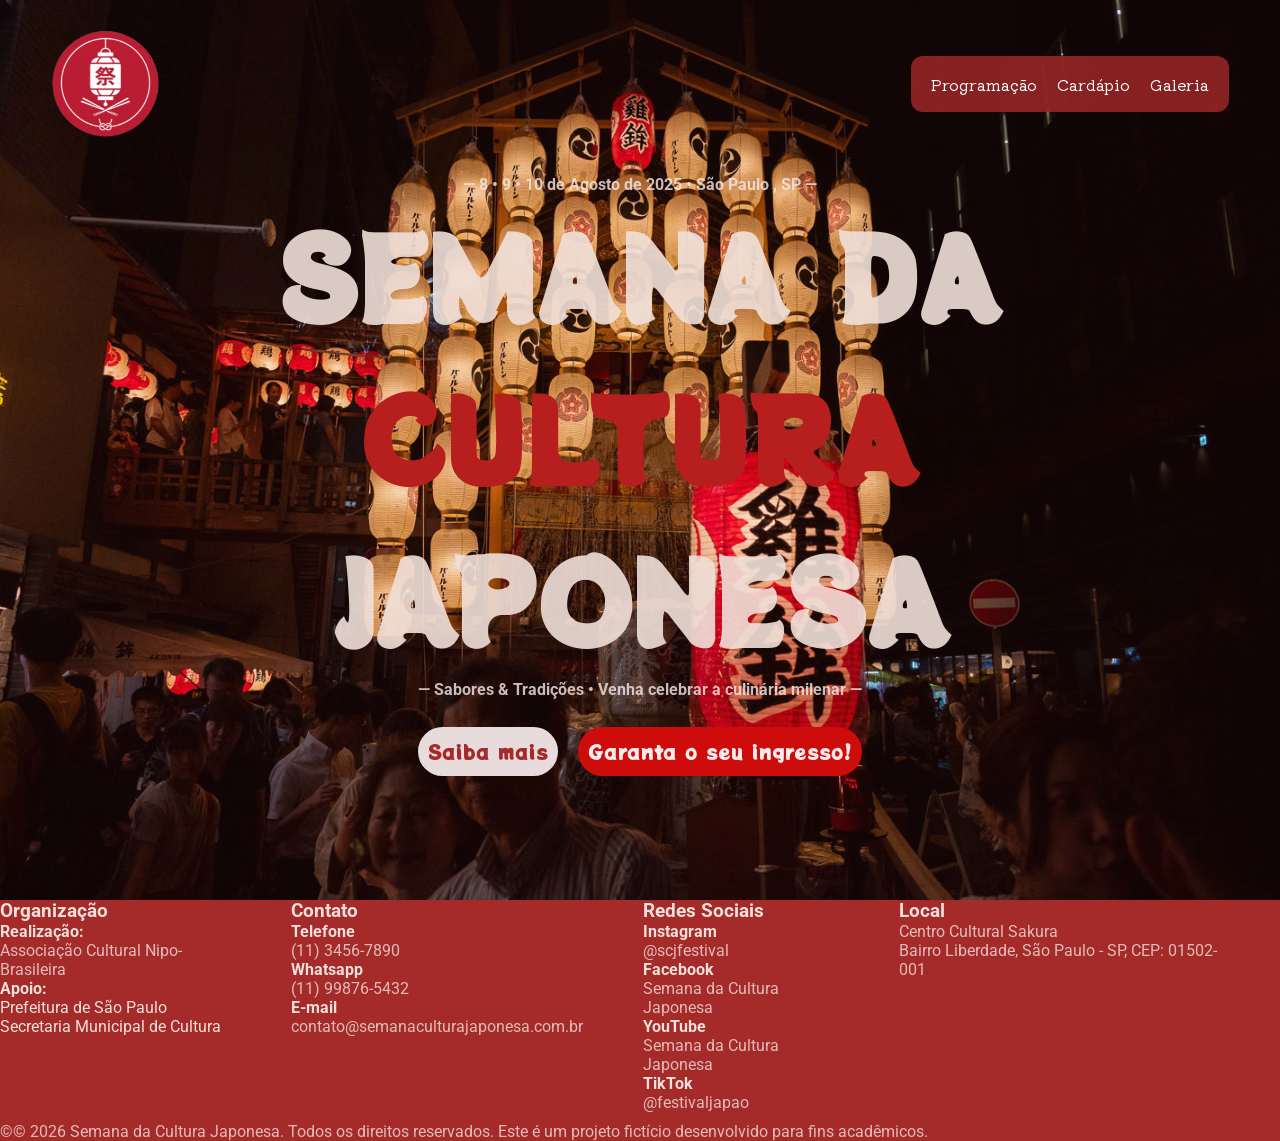
<file: index.html>
<!DOCTYPE html>
<html lang="pt-br">

<head>
    <meta charset="UTF-8">
    <meta name="viewport" content="width=device-width, initial-scale=1.0">
    <meta name="description" content="Landing page do evento Semana da Cultura Japonesa.">
    <title>Cardápio Completo</title>
    <link rel="stylesheet" href="css/style.css">
    <link rel="preconnect" href="https://fonts.googleapis.com">
    <link rel="preconnect" href="https://fonts.gstatic.com" crossorigin>
    <link
        href="https://fonts.googleapis.com/css2?family=Potta+One&family=Roboto:ital,wght@0,100..900;1,100..900&display=swap"
        rel="stylesheet">
    <link rel="preconnect" href="https://fonts.googleapis.com">
    <link rel="preconnect" href="https://fonts.gstatic.com" crossorigin>
    <link
        href="https://fonts.googleapis.com/css2?family=Kiwi+Maru&family=Potta+One&family=Roboto:ital,wght@0,100..900;1,100..900&display=swap"
        rel="stylesheet">

</head>

<body>

    <header id="header">

        <a href="index.html">
            <img src="imgs/logo2.png" alt="Logo do Festival" class="menu_logo" id="logo">
        </a>


        <nav class="menu_nav">
            <ul>
                <li><a href="programacao.html">Programação</a></li>
                <li><a href="cardapio.html">Cardápio</a></li>
                <li><a href="galeria.html">Galeria</a></li>
            </ul>
        </nav>


    </header>


    <main>

        <section id="home">


            <div class="conteudoHome">

                <p> &mdash; 8 &#8226; 9 &#8226; 10 de Agosto de 2025 &#8226; São Paulo , SP &mdash;</p>

                <h1>SEMANA DA <br><span style="color:rgb(185, 30, 30)">CULTURA</span> <br> JAPONESA</h1>

                <p>&mdash; Sabores & Tradições &#8226; Venha celebrar a culinária milenar &mdash;</p>

            </div>

            <div class="divBotoesHome">
                <a href="about.html">
                    <button class="btn_sobre">
                        Saiba mais
                    </button>
                </a>



                <a href="ingressos.html">
                    <button class="btn_ingressos">
                        Garanta o seu ingresso!
                    </button>
                </a>



            </div>

        </section>



        <!-- <section id="cardapio">
            <h2 class="tituloSecao">cardápio</h2>
            <h3>Sinta a energia e o sabor de um autêntico festival japonês.</h3>

            <div class="divCardapio">
                <div class="divCardComida">

                    <figure>
                        <img src="imgs/galeria10.jpg" class="fotoComida" alt="">
                    </figure>


                    <div class="divConteudoCard">
                        <h2>Shio Lámen</h2>
                        <p class="descComida">Caldo claro com fatia de chashu e ovo</p>
                        <p class="valorComida">R$65.00</p>
                    </div>

                </div>

                <div class="divCardComida">

                    <figure>
                        <img src="imgs/comida1.jpg" class="fotoComida" alt="">
                    </figure>


                    <div class="divConteudoCard">
                        <h2>Combinado Premium</h2>
                        <p class="descComida">Seleção variada de sushis e niguiris</p>
                        <p class="valorComida">R$125.00</p>
                    </div>

                </div>

                <div class="divCardComida">

                    <figure>
                        <img src="imgs/comida3.jpg" class="fotoComida" alt="">
                    </figure>


                    <div class="divConteudoCard">
                        <h2>Takoyaki Clássico</h2>
                        <p class="descComida">13 unidades/porção petisco</p>
                        <p class="valorComida">R$55.00</p>
                    </div>



                </div>




            </div>

            

            <a href="cardapio.html">

                <button class="btn_cardapio">
                    Cardápio Completo
                </button>

            </a>


        </section> -->






    </main>

    <footer>

        <div class="divConteudoFooter">


            <div class="colunaFooter">
                <h3>Organização</h3>
                <h4>Realização:</h4>
                <p>Associação Cultural Nipo-Brasileira</p>
                <h4>Apoio:</h4>
                <ul>
                    <li>Prefeitura de São Paulo</li>
                    <li>Secretaria Municipal de Cultura</li>
                </ul>


            </div>

            <div class="colunaFooter">
                <h3>Contato</h3>
                <h4>Telefone</h4>
                <p>(11) 3456-7890</p>
                <h4>Whatsapp</h4>
                <p>(11) 99876-5432</p>
                <h4>E-mail</h4>
                <p>contato@semanaculturajaponesa.com.br</p>

            </div>



            <div class="colunaFooter">
                <h3>Redes Sociais</h3>
                <h4>Instagram</h4>
                <p>@scjfestival</p>
                <h4>Facebook</h4>
                <p>Semana da Cultura Japonesa</p>
                <h4>YouTube</h4>
                <p>Semana da Cultura Japonesa</p>
                <h4>TikTok</h4>
                <p>@festivaljapao</p>
            </div>

            <div class="colunaFooter">
                <h3>Local</h3>

                <p>Centro Cultural Sakura</p>

                <p>Bairro Liberdade, São Paulo - SP, CEP: 01502-001</p>

            </div>
        </div>



        <p>&copy;© 2026 Semana da Cultura Japonesa.
            Todos os direitos reservados.

            Este é um projeto fictício desenvolvido para fins acadêmicos.</p>

    </footer>

</body>

</html>
</file>
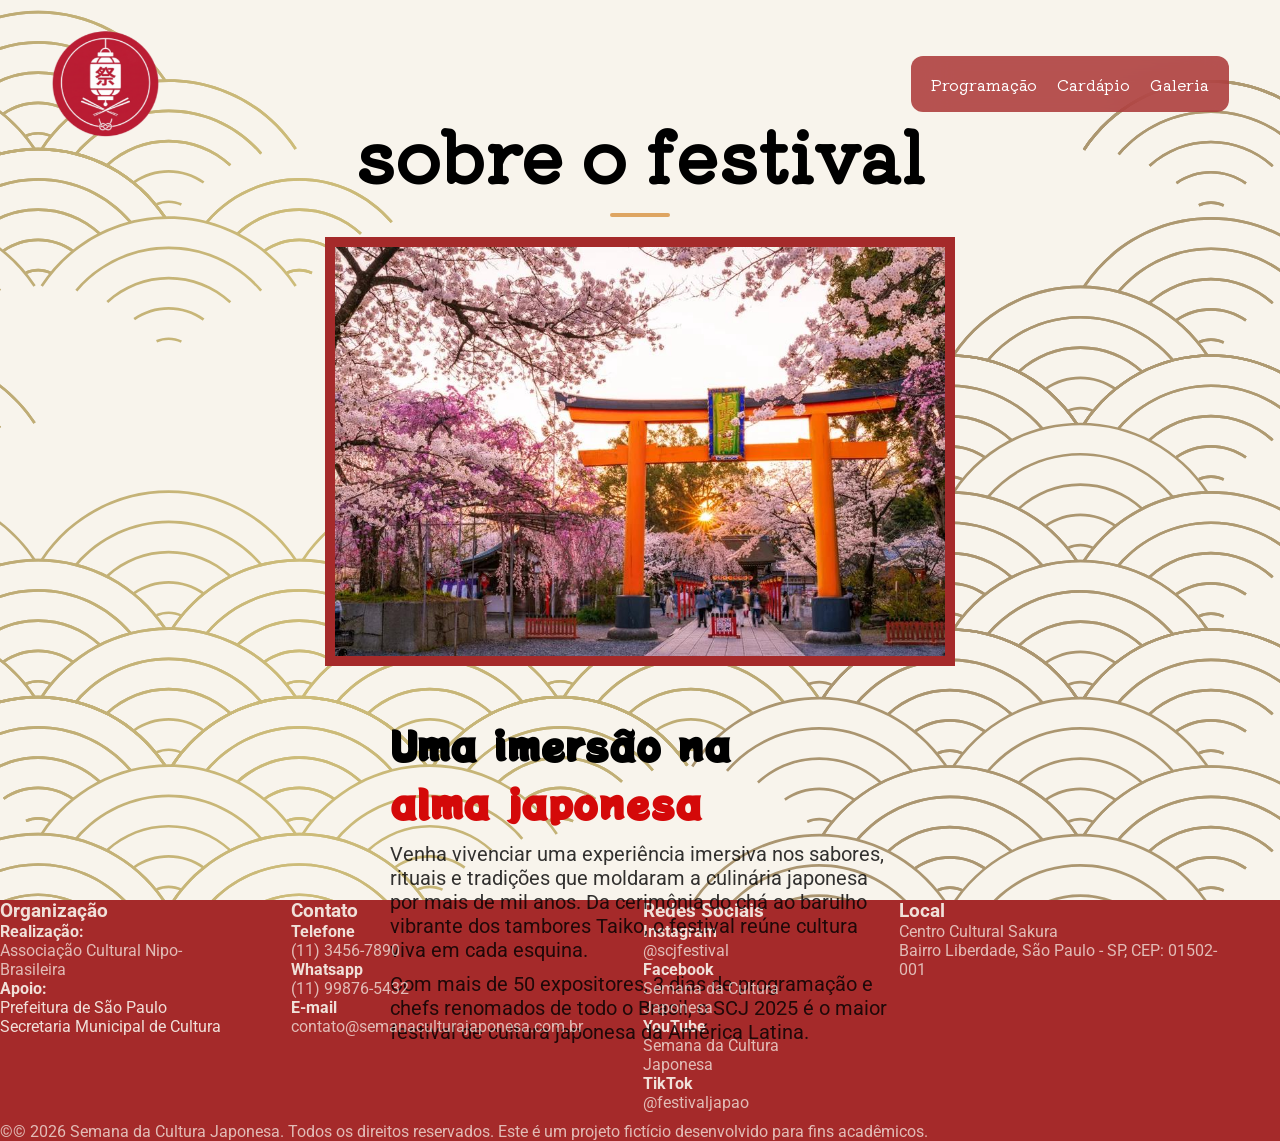
<file: about.html>
<!DOCTYPE html>
<html lang="pt-br">

<head>
  <meta charset="UTF-8">
  <meta name="viewport" content="width=device-width, initial-scale=1.0">
  <meta name="description" content="Landing page do evento Semana da Cultura Japonesa.">
  <title>Cardápio Completo</title>
  <link rel="stylesheet" href="css/style.css">
  <link rel="preconnect" href="https://fonts.googleapis.com">
  <link rel="preconnect" href="https://fonts.gstatic.com" crossorigin>
  <link
    href="https://fonts.googleapis.com/css2?family=Potta+One&family=Roboto:ital,wght@0,100..900;1,100..900&display=swap"
    rel="stylesheet">
  <link rel="preconnect" href="https://fonts.googleapis.com">
  <link rel="preconnect" href="https://fonts.gstatic.com" crossorigin>
  <link
    href="https://fonts.googleapis.com/css2?family=Kiwi+Maru&family=Potta+One&family=Roboto:ital,wght@0,100..900;1,100..900&display=swap"
    rel="stylesheet">

</head>

<body>

  <header id="header">

    <a href="index.html">
      <img src="imgs/logo2.png" alt="Logo do Festival" class="menu_logo" id="logo">
    </a>


    <nav class="menu_nav">
      <ul>
        <li><a href="programacao.html">Programação</a></li>
        <li><a href="cardapio.html">Cardápio</a></li>
        <li><a href="galeria.html">Galeria</a></li>
      </ul>
    </nav>


  </header>


  <main>

    <section id="sobre">

      <h2 class="tituloSecao">sobre o festival</h2>
      <div class="divConteudoSobre">

        <img src="imgs/banner3.jpg" class="fotoSobre"
          alt="Tradicional portão Torii laranja cercado por cerejeiras floridas em tons de rosa, com visitantes caminhando sob a estrutura ao pôr do sol.">


        <div class="conteudoSobre">
          <h2>Uma imersão na <span style="color:rgb(212, 9, 9);">alma japonesa</span>
          </h2>
          <p>Venha vivenciar uma experiência imersiva nos sabores, rituais e tradições que moldaram a
            culinária japonesa por mais de mil anos. Da cerimônia do chá ao barulho vibrante dos tambores
            Taiko, o festival reúne cultura viva em cada esquina.</p>

          <p>Com mais de 50 expositores, 3 dias de programação e chefs renomados de todo o Brasil, o SCJ 2025
            é o maior festival de cultura japonesa da América Latina.</p>

        </div>
      </div>



    </section>

  </main>

  <footer>

    <div class="divConteudoFooter">


      <div class="colunaFooter">
        <h3>Organização</h3>
        <h4>Realização:</h4>
        <p>Associação Cultural Nipo-Brasileira</p>
        <h4>Apoio:</h4>
        <ul>
          <li>Prefeitura de São Paulo</li>
          <li>Secretaria Municipal de Cultura</li>
        </ul>


      </div>

      <div class="colunaFooter">
        <h3>Contato</h3>
        <h4>Telefone</h4>
        <p>(11) 3456-7890</p>
        <h4>Whatsapp</h4>
        <p>(11) 99876-5432</p>
        <h4>E-mail</h4>
        <p>contato@semanaculturajaponesa.com.br</p>

      </div>



      <div class="colunaFooter">
        <h3>Redes Sociais</h3>
        <h4>Instagram</h4>
        <p>@scjfestival</p>
        <h4>Facebook</h4>
        <p>Semana da Cultura Japonesa</p>
        <h4>YouTube</h4>
        <p>Semana da Cultura Japonesa</p>
        <h4>TikTok</h4>
        <p>@festivaljapao</p>
      </div>

      <div class="colunaFooter">
        <h3>Local</h3>

        <p>Centro Cultural Sakura</p>

        <p>Bairro Liberdade, São Paulo - SP, CEP: 01502-001</p>

      </div>
    </div>



    <p>&copy;© 2026 Semana da Cultura Japonesa.
      Todos os direitos reservados.

      Este é um projeto fictício desenvolvido para fins acadêmicos.</p>

  </footer>

</body>

</html>
</file>
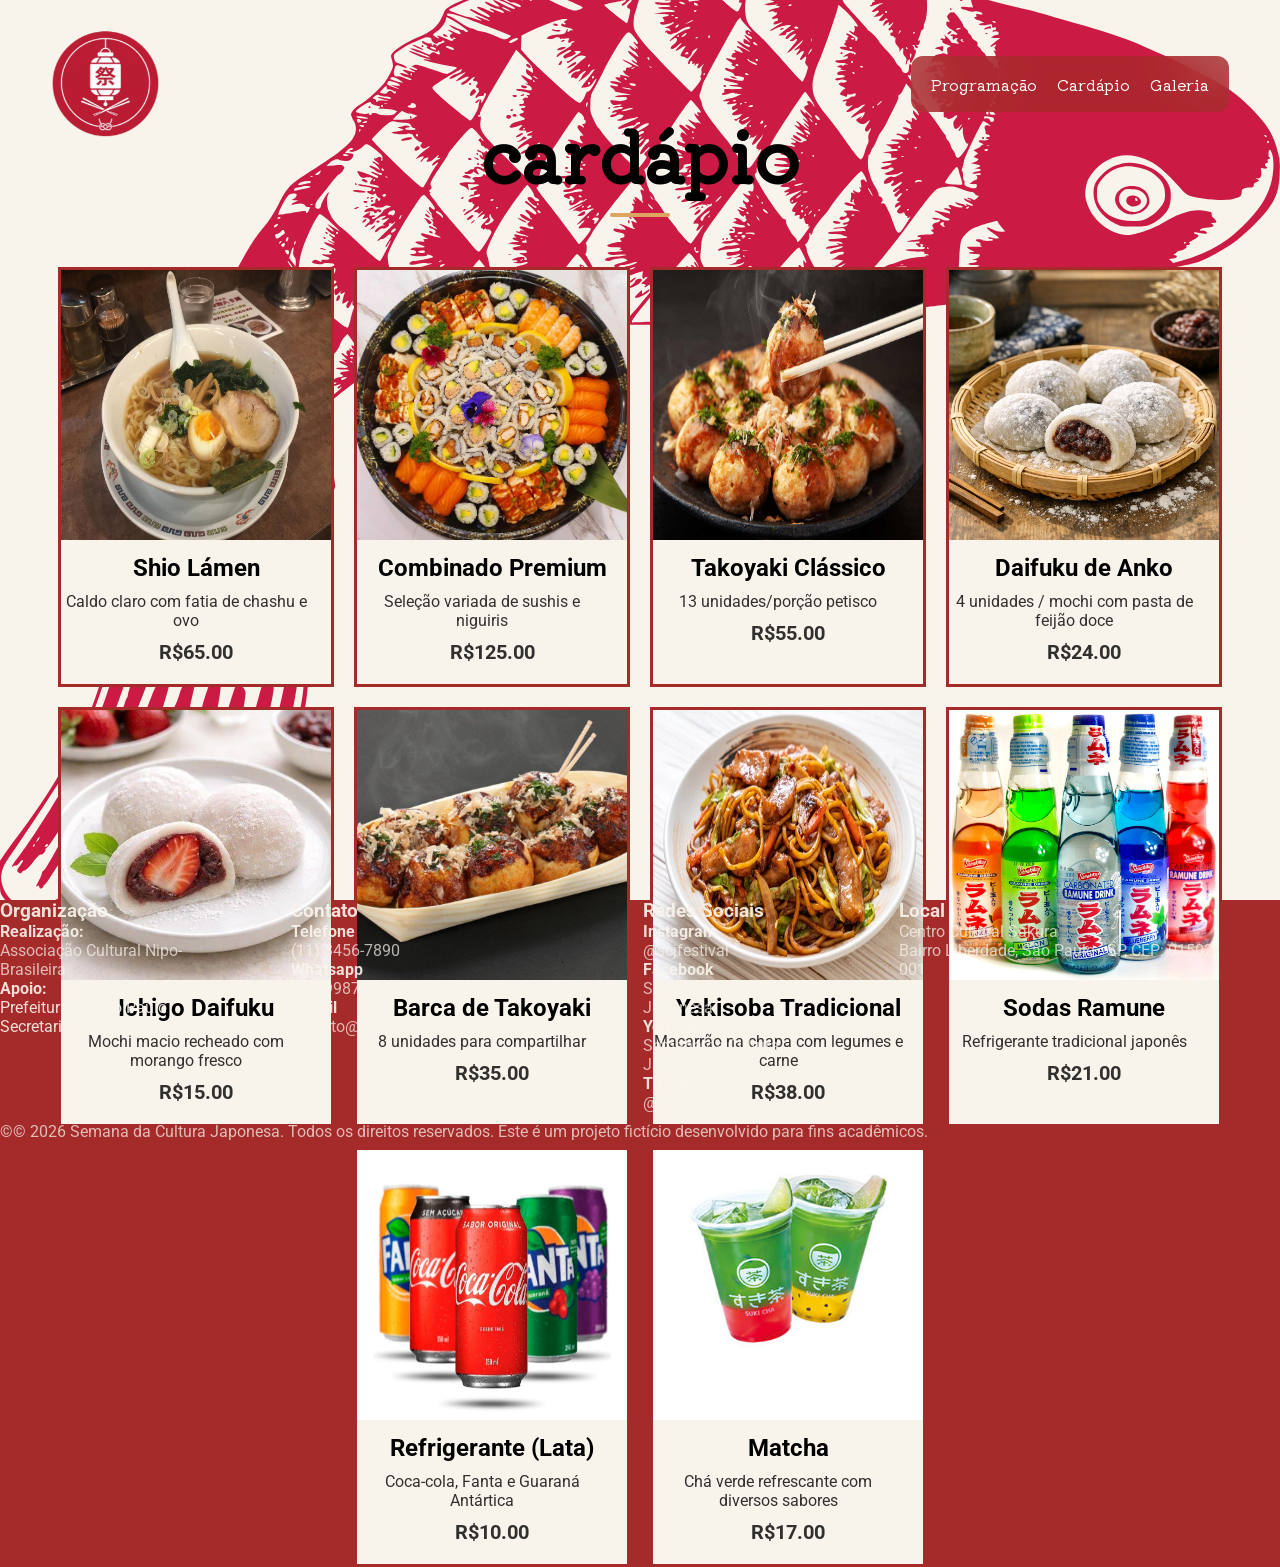
<file: cardapio.html>
<!DOCTYPE html>
<html lang="pt-br">

<head>
    <meta charset="UTF-8">
    <meta name="viewport" content="width=device-width, initial-scale=1.0">
    <title>Semana da cultura japonesa</title>
    <link rel="stylesheet" href="css/style.css">
    <link rel="preconnect" href="https://fonts.googleapis.com">
    <link rel="preconnect" href="https://fonts.gstatic.com" crossorigin>
    <link
        href="https://fonts.googleapis.com/css2?family=Potta+One&family=Roboto:ital,wght@0,100..900;1,100..900&display=swap"
        rel="stylesheet">
    <link rel="preconnect" href="https://fonts.googleapis.com">
    <link rel="preconnect" href="https://fonts.gstatic.com" crossorigin>
    <link
        href="https://fonts.googleapis.com/css2?family=Kiwi+Maru&family=Potta+One&family=Roboto:ital,wght@0,100..900;1,100..900&display=swap"
        rel="stylesheet">

</head>

<body>

    <header id="header">

        <a href="index.html#home">
            <img src="imgs/logo2.png" alt="Logo do Festival" class="menu_logo" id="logo">
        </a>


        <nav class="menu_nav">
            <ul>
                <li><a href="index.html#programacao">Programação</a></li>
                <li><a href="index.html#cardapio">Cardápio</a></li>
                <li><a href="index.html#galeria">Galeria</a></li>
            </ul>
        </nav>


    </header>


    <main>

        <section id="cardapio">
            <h2 class="tituloSecao">cardápio</h2>


            <!-- <div>
                <h3>Item do Cardápio</h3>
                <p>Yakisoba</p>
                <p>Onigiri</p>
                <p>Sushi Misto, Futomaki e Inarizushi</p>
                <p>Sashimi de Atum e Salmão</p>
                <p>Hot Filadélfia</p>
                <p>Gyoza</p>
                <p>Frango a Passarinho à Moda Japonesa</p>
                <p>Tempurá</p>
                <p>Takoyaki</p>
                <p>Refrigerantes</p>
            </div>
            <div>
                <h3>Descrição/ Quantidade</h3>
                <p>Porção individual (carne, frango ou misto)</p>
                <p>1 unidade (recheio tradicional como atum ou salmão)</p>
                <p>6 peças</p>
                <p>8 peças(fatias variadas ou mistas)</p>
                <p>8 peças</p>
                <p>5 unidades(frito ou no vapor)</p>
                <p>6 unidades/porção petisco</p>
                <p>3 unidades (camarão e/ou legumes)</p>
                <p>Porção (geralmente 6 unidades)</p>
                <p>Lata (350ml)</p>
            </div>
            <div>
                <h3>Preço</h3>
                <p>Yakisoba</p>
                <p>Onigiri</p>
                <p>Sushi Misto, Futomaki e Inarizushi (6 peças)</p>
                <p>Sashimi de Atum e Salmão (8 peças)</p>
                <p>Hot Filadélfia (8 peças)</p>
                <p>Gyoza (5 unidades)</p>
                <p>Frango a Passarinho à Moda Japonesa (6 unidades)</p>
                <p>Tempurá (3 unidades)</p>
                <p>Takoyaki</p>
                <p>Refrigerantes</p> -->

            <div class="divCardapio">
                <div class="divCardapio">
                    <div class="divCardComida">

                        <figure>
                            <img src="imgs/galeria10.jpg" class="fotoComida" alt="">
                        </figure>


                        <div class="divConteudoCard">
                            <h2>Shio Lámen</h2>
                            <p class="descComida">Caldo claro com fatia de chashu e ovo</p>
                            <p class="valorComida">R$65.00</p>
                        </div>

                    </div>

                    <div class="divCardComida">

                        <figure>
                            <img src="imgs/comida1.jpg" class="fotoComida" alt="">
                        </figure>


                        <div class="divConteudoCard">
                            <h2>Combinado Premium</h2>
                            <p class="descComida">Seleção variada de sushis e niguiris</p>
                            <p class="valorComida">R$125.00</p>
                        </div>

                    </div>

                    <div class="divCardComida">

                        <figure>
                            <img src="imgs/comida3.jpg" class="fotoComida" alt="">
                        </figure>


                        <div class="divConteudoCard">
                            <h2>Takoyaki Clássico</h2>
                            <p class="descComida">13 unidades/porção petisco</p>
                            <p class="valorComida">R$55.00</p>
                        </div>



                    </div>

                    <div class="divCardComida">

                        <figure>
                            <img src="imgs/comida4.jpg" class="fotoComida" alt="">
                        </figure>


                        <div class="divConteudoCard">
                            <h2>Daifuku de Anko</h2>
                            <p class="descComida">4 unidades / mochi com pasta de feijão doce</p>
                            <p class="valorComida">R$24.00</p>
                        </div>

                    </div>

                    <div class="divCardComida">

                        <figure>
                            <img src="imgs/comida5.jpg" class="fotoComida" alt="">
                        </figure>


                        <div class="divConteudoCard">
                            <h2>Ichigo Daifuku</h2>
                            <p class="descComida">Mochi macio recheado com morango fresco</p>
                            <p class="valorComida">R$15.00</p>
                        </div>

                    </div>

                    <div class="divCardComida">

                        <figure>
                            <img src="imgs/comida6.jpg" class="fotoComida" alt="">
                        </figure>


                        <div class="divConteudoCard">
                            <h2>Barca de Takoyaki</h2>
                            <p class="descComida">8 unidades para compartilhar</p>
                            <p class="valorComida">R$35.00</p>
                        </div>

                    </div>

                    <div class="divCardComida">

                        <figure>
                            <img src="imgs/comida7.jpg" class="fotoComida" alt="">
                        </figure>


                        <div class="divConteudoCard">
                            <h2>Yakisoba Tradicional</h2>
                            <p class="descComida">Macarrão na chapa com legumes e carne</p>
                            <p class="valorComida">R$38.00</p>
                        </div>

                    </div>

                    <div class="divCardComida">

                        <figure>
                            <img src="imgs/bebida1.jpg" class="fotoComida" alt="">
                        </figure>


                        <div class="divConteudoCard">
                            <h2>Sodas Ramune</h2>
                            <p class="descComida">Refrigerante tradicional japonês</p>
                            <p class="valorComida">R$21.00</p>
                        </div>

                    </div>

                    <div class="divCardComida">

                        <figure>
                            <img src="imgs/bebida2.jpg" class="fotoComida" alt="">
                        </figure>



                        <div class="divConteudoCard">
                            <h2>Refrigerante (Lata)</h2>
                            <p class="descComida">Coca-cola, Fanta e Guaraná Antártica</p>
                            <p class="valorComida">R$10.00</p>
                        </div>

                    </div>

                    <div class="divCardComida">

                        <figure>
                            <img src="imgs/bebida3.jpg" class="fotoComida" alt="">
                        </figure>



                        <div class="divConteudoCard">
                            <h2>Matcha</h2>
                            <p class="descComida">Chá verde refrescante com diversos sabores</p>
                            <p class="valorComida">R$17.00</p>
                        </div>

                    </div>
                </div>

            </div>
        </section>

    </main>

    <footer>

        <div class="divConteudoFooter">


            <div class="colunaFooter">
                <h3>Organização</h3>
                <h4>Realização:</h4>
                <p>Associação Cultural Nipo-Brasileira</p>
                <h4>Apoio:</h4>
                <ul>
                    <li>Prefeitura de São Paulo</li>
                    <li>Secretaria Municipal de Cultura</li>
                </ul>


            </div>

            <div class="colunaFooter">
                <h3>Contato</h3>
                <h4>Telefone</h4>
                <p>(11) 3456-7890</p>
                <h4>Whatsapp</h4>
                <p>(11) 99876-5432</p>
                <h4>E-mail</h4>
                <p>contato@semanaculturajaponesa.com.br</p>

            </div>



            <div class="colunaFooter">
                <h3>Redes Sociais</h3>
                <h4>Instagram</h4>
                <p>@scjfestival</p>
                <h4>Facebook</h4>
                <p>Semana da Cultura Japonesa</p>
                <h4>YouTube</h4>
                <p>Semana da Cultura Japonesa</p>
                <h4>TikTok</h4>
                <p>@festivaljapao</p>
            </div>

            <div class="colunaFooter">
                <h3>Local</h3>

                <p>Centro Cultural Sakura</p>

                <p>Bairro Liberdade, São Paulo - SP, CEP: 01502-001</p>

            </div>
        </div>



        <p>&copy;© 2026 Semana da Cultura Japonesa.
            Todos os direitos reservados.

            Este é um projeto fictício desenvolvido para fins acadêmicos.</p>

    </footer>

</body>

</html>
</file>
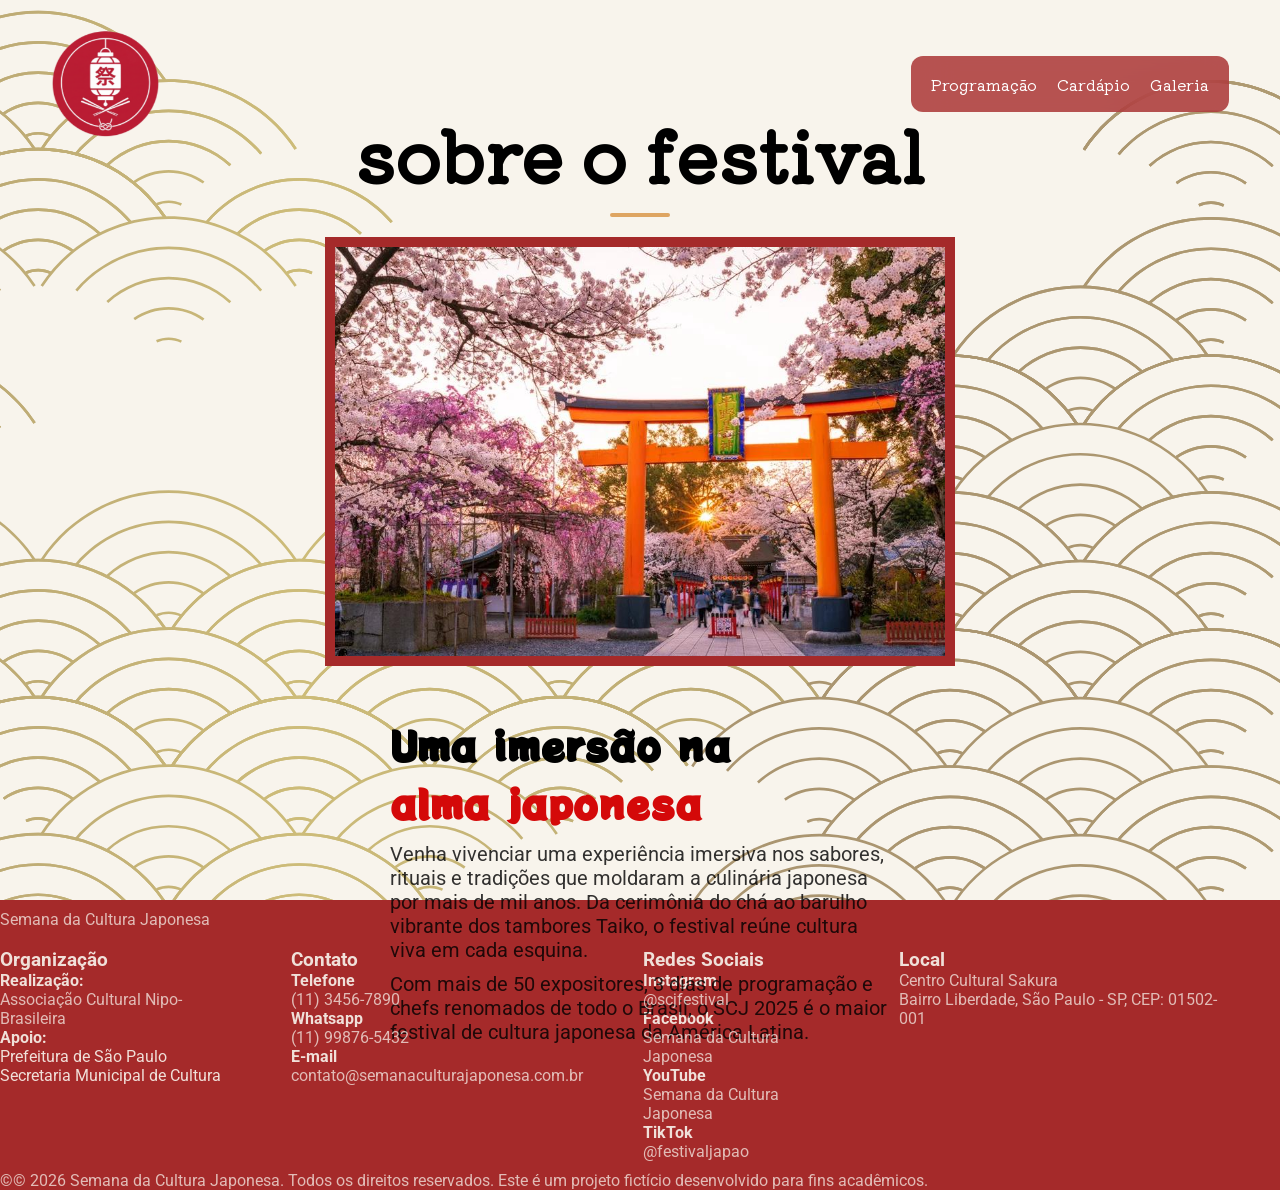
<file: contato.html>
<!DOCTYPE html>
<html lang="pt-br">

<head>
  <meta charset="UTF-8">
  <meta name="viewport" content="width=device-width, initial-scale=1.0">
  <meta name="description" content="Landing page do evento Semana da Cultura Japonesa.">
  <title>Cardápio Completo</title>
  <link rel="stylesheet" href="css/style.css">
  <link rel="preconnect" href="https://fonts.googleapis.com">
  <link rel="preconnect" href="https://fonts.gstatic.com" crossorigin>
  <link
    href="https://fonts.googleapis.com/css2?family=Potta+One&family=Roboto:ital,wght@0,100..900;1,100..900&display=swap"
    rel="stylesheet">
  <link rel="preconnect" href="https://fonts.googleapis.com">
  <link rel="preconnect" href="https://fonts.gstatic.com" crossorigin>
  <link
    href="https://fonts.googleapis.com/css2?family=Kiwi+Maru&family=Potta+One&family=Roboto:ital,wght@0,100..900;1,100..900&display=swap"
    rel="stylesheet">

</head>

<body>

  <header id="header">

    <a href="index.html">
      <img src="imgs/logo2.png" alt="Logo do Festival" class="menu_logo" id="logo">
    </a>


    <nav class="menu_nav">
      <ul>
        <li><a href="programacao.html">Programação</a></li>
        <li><a href="cardapio.html">Cardápio</a></li>
        <li><a href="galeria.html">Galeria</a></li>
      </ul>
    </nav>


  </header>


  <main>

    <section id="sobre">

      <h2 class="tituloSecao">sobre o festival</h2>
      <div class="divConteudoSobre">

        <img src="imgs/banner3.jpg" class="fotoSobre"
          alt="Tradicional portão Torii laranja cercado por cerejeiras floridas em tons de rosa, com visitantes caminhando sob a estrutura ao pôr do sol.">


        <div class="conteudoSobre">
          <h2>Uma imersão na <span style="color:rgb(212, 9, 9);">alma japonesa</span>
          </h2>
          <p>Venha vivenciar uma experiência imersiva nos sabores, rituais e tradições que moldaram a
            culinária japonesa por mais de mil anos. Da cerimônia do chá ao barulho vibrante dos tambores
            Taiko, o festival reúne cultura viva em cada esquina.</p>

          <p>Com mais de 50 expositores, 3 dias de programação e chefs renomados de todo o Brasil, o SCJ 2025
            é o maior festival de cultura japonesa da América Latina.</p>

        </div>
      </div>



    </section>

  </main>

  <footer>
    <p class="tituloFooter">Semana da Cultura Japonesa</p>

    <div class="divConteudoFooter">


      <div class="colunaFooter">
        <h3>Organização</h3>
        <h4>Realização:</h4>
        <p>Associação Cultural Nipo-Brasileira</p>
        <h4>Apoio:</h4>
        <ul>
          <li>Prefeitura de São Paulo</li>
          <li>Secretaria Municipal de Cultura</li>
        </ul>


      </div>

      <div class="colunaFooter">
        <h3>Contato</h3>
        <h4>Telefone</h4>
        <p>(11) 3456-7890</p>
        <h4>Whatsapp</h4>
        <p>(11) 99876-5432</p>
        <h4>E-mail</h4>
        <p>contato@semanaculturajaponesa.com.br</p>

      </div>



      <div class="colunaFooter">
        <h3>Redes Sociais</h3>
        <h4>Instagram</h4>
        <p>@scjfestival</p>
        <h4>Facebook</h4>
        <p>Semana da Cultura Japonesa</p>
        <h4>YouTube</h4>
        <p>Semana da Cultura Japonesa</p>
        <h4>TikTok</h4>
        <p>@festivaljapao</p>
      </div>

      <div class="colunaFooter">
        <h3>Local</h3>

        <p>Centro Cultural Sakura</p>

        <p>Bairro Liberdade, São Paulo - SP, CEP: 01502-001</p>

      </div>
    </div>



    <p>&copy;© 2026 Semana da Cultura Japonesa.
      Todos os direitos reservados.

      Este é um projeto fictício desenvolvido para fins acadêmicos.</p>

  </footer>

</body>

</html>
</file>
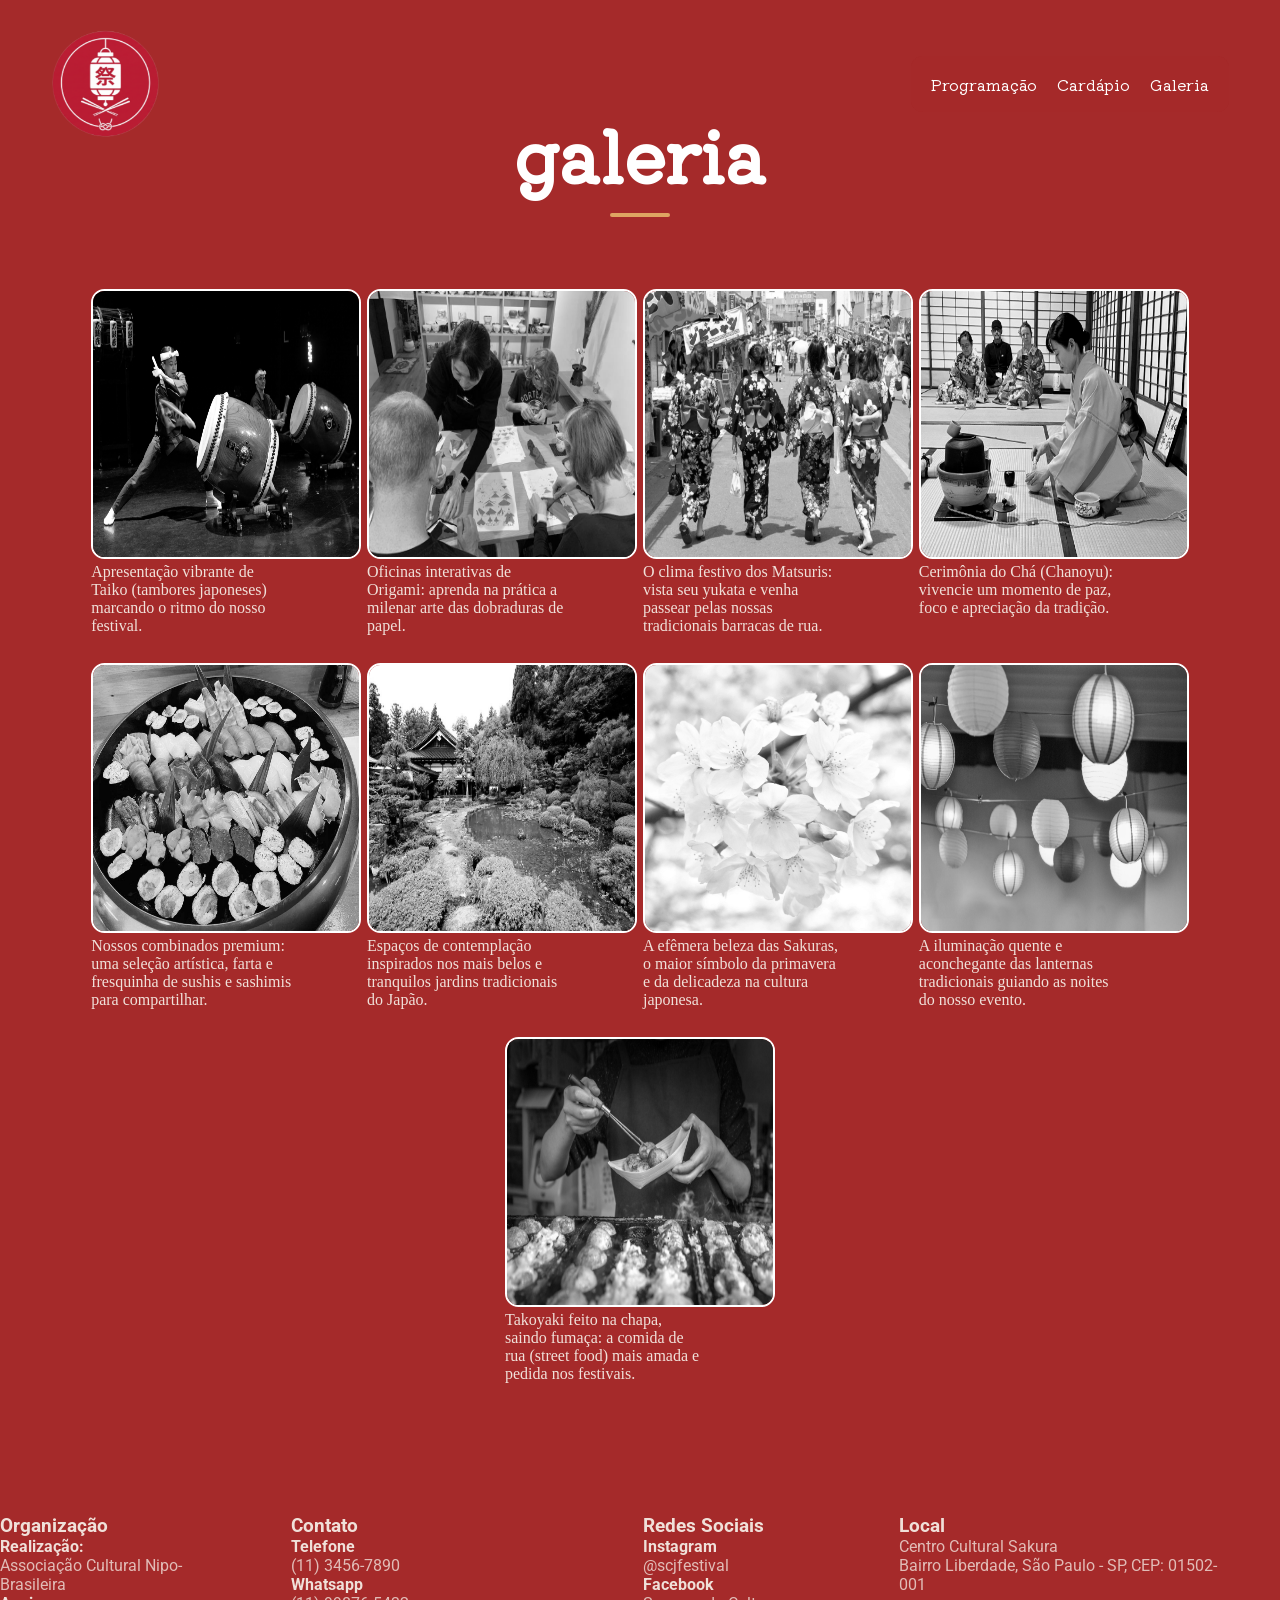
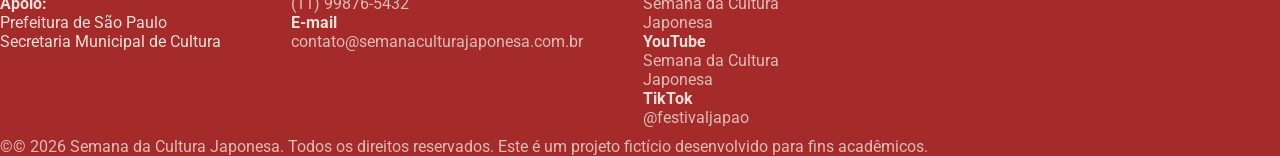
<file: galeria.html>
<!DOCTYPE html>
<html lang="pt-br">

<head>
  <meta charset="UTF-8">
  <meta name="viewport" content="width=device-width, initial-scale=1.0">
  <meta name="description" content="Landing page do evento Semana da Cultura Japonesa.">
  <title>Cardápio Completo</title>
  <link rel="stylesheet" href="css/style.css">
  <link rel="preconnect" href="https://fonts.googleapis.com">
  <link rel="preconnect" href="https://fonts.gstatic.com" crossorigin>
  <link
    href="https://fonts.googleapis.com/css2?family=Potta+One&family=Roboto:ital,wght@0,100..900;1,100..900&display=swap"
    rel="stylesheet">
  <link rel="preconnect" href="https://fonts.googleapis.com">
  <link rel="preconnect" href="https://fonts.gstatic.com" crossorigin>
  <link
    href="https://fonts.googleapis.com/css2?family=Kiwi+Maru&family=Potta+One&family=Roboto:ital,wght@0,100..900;1,100..900&display=swap"
    rel="stylesheet">

</head>

<body>

  <header id="header">

    <a href="index.html">
      <img src="imgs/logo2.png" alt="Logo do Festival" class="menu_logo" id="logo">
    </a>


    <nav class="menu_nav">
      <ul>
        <li><a href="programacao.html">Programação</a></li>
        <li><a href="cardapio.html">Cardápio</a></li>
        <li><a href="galeria.html">Galeria</a></li>
      </ul>
    </nav>


  </header>


  <main>

    <section id="galeria">
      <h2 class="tituloSecao">galeria</h2>

      <div class="divGaleria">
        <div class="divFotosGaleria">


          <figure>
            <img src="imgs/galeria1.jpg" class="fotoGaleria"
              alt="Uma mulher com faixa branca na cabeça e traje tradicional azul e vermelho tocando intensamente um grande tambor japonês (taiko) no palco, com outro músico ao fundo.">
            <figcaption>Apresentação vibrante de Taiko (tambores japoneses) marcando o ritmo do nosso
              festival.</figcaption>
          </figure>

          <figure>
            <img src="imgs/galeria2.jpg" class="fotoGaleria"
              alt="Um grupo de pessoas sentadas ao redor de uma mesa de madeira aprendendo a dobrar origami com uma instrutora japonesa, utilizando papéis coloridos e diagramas impressos.">
            <figcaption>Oficinas interativas de Origami: aprenda na prática a milenar arte das dobraduras de
              papel.</figcaption>
          </figure>

          <figure>
            <img src="imgs/galeria3.jpg" class="fotoGaleria"
              alt="Quatro mulheres de costas caminhando juntas vestindo yukatas florais coloridos com laços grandes, passeando por uma rua movimentada repleta de barracas de um festival de verão.">
            <figcaption>O clima festivo dos Matsuris: vista seu yukata e venha passear pelas nossas
              tradicionais barracas de rua.</figcaption>
          </figure>

          <figure>
            <img src="imgs/galeria4.jpg" class="fotoGaleria"
              alt="Uma mulher japonesa vestindo um quimono azul claro preparando chá matcha (Cerimônia do Chá) ajoelhada sobre um tatame, enquanto um pequeno grupo de espectadores observa atentamente.">
            <figcaption>Cerimônia do Chá (Chanoyu): vivencie um momento de paz, foco e apreciação da
              tradição.</figcaption>
          </figure>

          <figure>
            <img src="imgs/programacao3.jpg" class="fotoGaleria"
              alt="Uma grande travessa redonda e laqueada repleta de uma farta e variada seleção de sushis coloridos, fatias frescas de sashimi, niguiris e uramakis decorados com folhas.">
            <figcaption>Nossos combinados premium: uma seleção artística, farta e fresquinha de sushis e
              sashimis para compartilhar.</figcaption>
          </figure>

          <figure>
            <img src="imgs/galeria6.jpg" class="fotoGaleria"
              alt="Um sereno e verdejante jardim tradicional japonês com um lago raso, pedras de passagem, arbustos perfeitamente podados e uma arquitetura clássica ao fundo.">
            <figcaption>Espaços de contemplação inspirados nos mais belos e tranquilos jardins tradicionais
              do Japão.</figcaption>
          </figure>

          <figure>
            <img src="imgs/galeria7.jpg" class="fotoGaleria"
              alt="Detalhe aproximado de um cacho de delicadas flores de cerejeira (sakura) desabrochadas, em tons suaves de rosa claro e branco.">
            <figcaption>A efêmera beleza das Sakuras, o maior símbolo da primavera e da delicadeza na
              cultura japonesa.</figcaption>
          </figure>

          <figure>
            <img src="imgs/galeria8.jpg" class="fotoGaleria"
              alt="Várias lanternas redondas de papel (chochin) nas cores vermelho, rosa e branco, iluminadas por dentro e penduradas por fios em um ambiente noturno.">
            <figcaption>A iluminação quente e aconchegante das lanternas tradicionais guiando as noites do
              nosso evento.</figcaption>
          </figure>

          <figure>
            <img src="imgs/galeria9.jpg" class="fotoGaleria"
              alt="Close-up das mãos de uma pessoa retirando bolinhos dourados de takoyaki de uma chapa quente de ferro com um espeto, colocando-os em uma bandeja rústica de bambu.">
            <figcaption>Takoyaki feito na chapa, saindo fumaça: a comida de rua (street food) mais amada e
              pedida nos festivais.</figcaption>
          </figure>


          <!-- <img src="imgs/galeria10.jpg" class="fotoGaleria" alt=""> -->



        </div>
      </div>

    </section>

  </main>

  <footer>
    

    <div class="divConteudoFooter">


      <div class="colunaFooter">
        <h3>Organização</h3>
        <h4>Realização:</h4>
        <p>Associação Cultural Nipo-Brasileira</p>
        <h4>Apoio:</h4>
        <ul>
          <li>Prefeitura de São Paulo</li>
          <li>Secretaria Municipal de Cultura</li>
        </ul>


      </div>

      <div class="colunaFooter">
        <h3>Contato</h3>
        <h4>Telefone</h4>
        <p>(11) 3456-7890</p>
        <h4>Whatsapp</h4>
        <p>(11) 99876-5432</p>
        <h4>E-mail</h4>
        <p>contato@semanaculturajaponesa.com.br</p>

      </div>



      <div class="colunaFooter">
        <h3>Redes Sociais</h3>
        <h4>Instagram</h4>
        <p>@scjfestival</p>
        <h4>Facebook</h4>
        <p>Semana da Cultura Japonesa</p>
        <h4>YouTube</h4>
        <p>Semana da Cultura Japonesa</p>
        <h4>TikTok</h4>
        <p>@festivaljapao</p>
      </div>

      <div class="colunaFooter">
        <h3>Local</h3>

        <p>Centro Cultural Sakura</p>

        <p>Bairro Liberdade, São Paulo - SP, CEP: 01502-001</p>

      </div>
    </div>



    <p>&copy;© 2026 Semana da Cultura Japonesa.
      Todos os direitos reservados.

      Este é um projeto fictício desenvolvido para fins acadêmicos.</p>

  </footer>

</body>

</html>
</file>
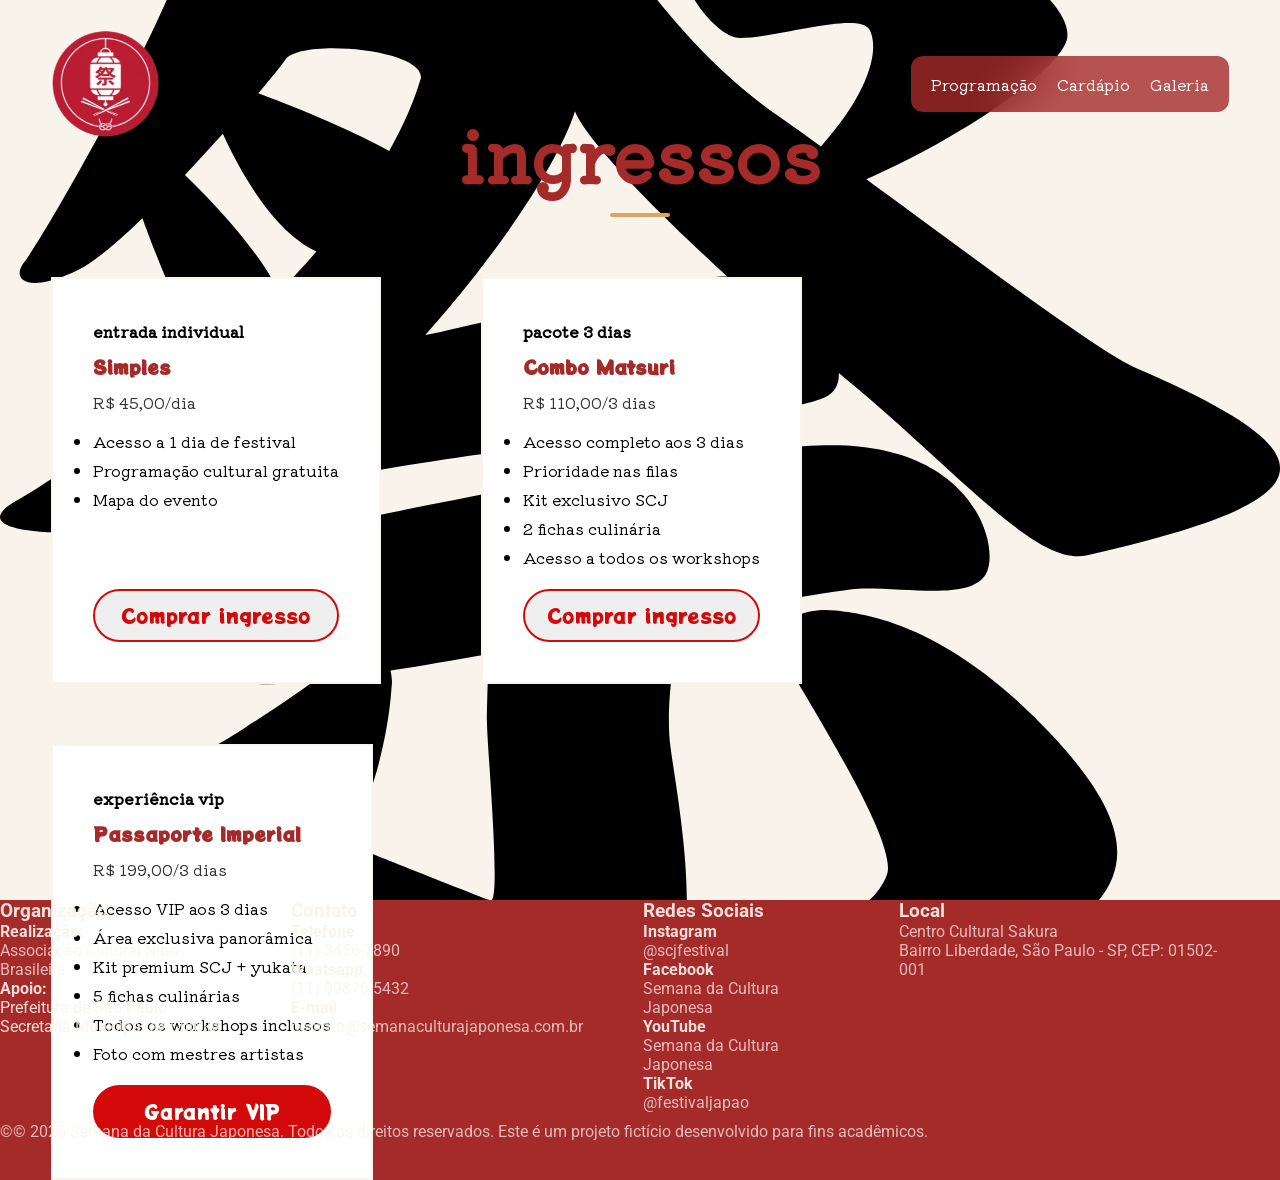
<file: ingressos.html>
<!DOCTYPE html>
<html lang="pt-br">

<head>
  <meta charset="UTF-8">
  <meta name="viewport" content="width=device-width, initial-scale=1.0">
  <meta name="description" content="Landing page do evento Semana da Cultura Japonesa.">
  <title>Cardápio Completo</title>
  <link rel="stylesheet" href="css/style.css">
  <link rel="preconnect" href="https://fonts.googleapis.com">
  <link rel="preconnect" href="https://fonts.gstatic.com" crossorigin>
  <link
    href="https://fonts.googleapis.com/css2?family=Potta+One&family=Roboto:ital,wght@0,100..900;1,100..900&display=swap"
    rel="stylesheet">
  <link rel="preconnect" href="https://fonts.googleapis.com">
  <link rel="preconnect" href="https://fonts.gstatic.com" crossorigin>
  <link
    href="https://fonts.googleapis.com/css2?family=Kiwi+Maru&family=Potta+One&family=Roboto:ital,wght@0,100..900;1,100..900&display=swap"
    rel="stylesheet">

</head>

<body>

  <header id="header">

    <a href="index.html">
      <img src="imgs/logo2.png" alt="Logo do Festival" class="menu_logo" id="logo">
    </a>


    <nav class="menu_nav">
      <ul>
        <li><a href="programacao.html">Programação</a></li>
        <li><a href="cardapio.html">Cardápio</a></li>
        <li><a href="galeria.html">Galeria</a></li>
      </ul>
    </nav>


  </header>


  <main>

    <section id="ingressos">
      <h2 class="tituloSecao">ingressos</h2>



      <div class="tiposIngresso">
        <div class="ingresso">
          <h4>entrada individual</h4>
          <h3>Simples</h3>
          <p>R$ 45,00/dia</p>
          <ul>
            <li>Acesso a 1 dia de festival</li>
            <li>Programação cultural gratuita</li>
            <li>Mapa do evento</li>
          </ul>
          <button>Comprar ingresso</button>
        </div>

        <div class="ingresso">
          <h4>pacote 3 dias</h4>
          <h3>Combo Matsuri</h3>
          <p>R$ 110,00/3 dias</p>
          <ul>
            <li>Acesso completo aos 3 dias</li>
            <li>Prioridade nas filas</li>
            <li>Kit exclusivo SCJ</li>
            <li>2 fichas culinária</li>
            <li>Acesso a todos os workshops</li>
          </ul>
          <button>Comprar ingresso</button>
        </div>

        <div class="ingresso">
          <h4>experiência vip</h4>
          <h3>Passaporte Imperial</h3>
          <p>R$ 199,00/3 dias</p>
          <ul>
            <li>Acesso VIP aos 3 dias</li>
            <li>Área exclusiva panorâmica</li>
            <li>Kit premium SCJ + yukata</li>
            <li>5 fichas culinárias</li>
            <li>Todos os workshops inclusos</li>
            <li>Foto com mestres artistas</li>
          </ul>
          <button class="btn_vip">Garantir VIP</button>
        </div>

      </div>



    </section>

  </main>

  <footer>
    

    <div class="divConteudoFooter">


      <div class="colunaFooter">
        <h3>Organização</h3>
        <h4>Realização:</h4>
        <p>Associação Cultural Nipo-Brasileira</p>
        <h4>Apoio:</h4>
        <ul>
          <li>Prefeitura de São Paulo</li>
          <li>Secretaria Municipal de Cultura</li>
        </ul>


      </div>

      <div class="colunaFooter">
        <h3>Contato</h3>
        <h4>Telefone</h4>
        <p>(11) 3456-7890</p>
        <h4>Whatsapp</h4>
        <p>(11) 99876-5432</p>
        <h4>E-mail</h4>
        <p>contato@semanaculturajaponesa.com.br</p>

      </div>



      <div class="colunaFooter">
        <h3>Redes Sociais</h3>
        <h4>Instagram</h4>
        <p>@scjfestival</p>
        <h4>Facebook</h4>
        <p>Semana da Cultura Japonesa</p>
        <h4>YouTube</h4>
        <p>Semana da Cultura Japonesa</p>
        <h4>TikTok</h4>
        <p>@festivaljapao</p>
      </div>

      <div class="colunaFooter">
        <h3>Local</h3>

        <p>Centro Cultural Sakura</p>

        <p>Bairro Liberdade, São Paulo - SP, CEP: 01502-001</p>

      </div>
    </div>



    <p>&copy;© 2026 Semana da Cultura Japonesa.
      Todos os direitos reservados.

      Este é um projeto fictício desenvolvido para fins acadêmicos.</p>

  </footer>

</body>

</html>
</file>
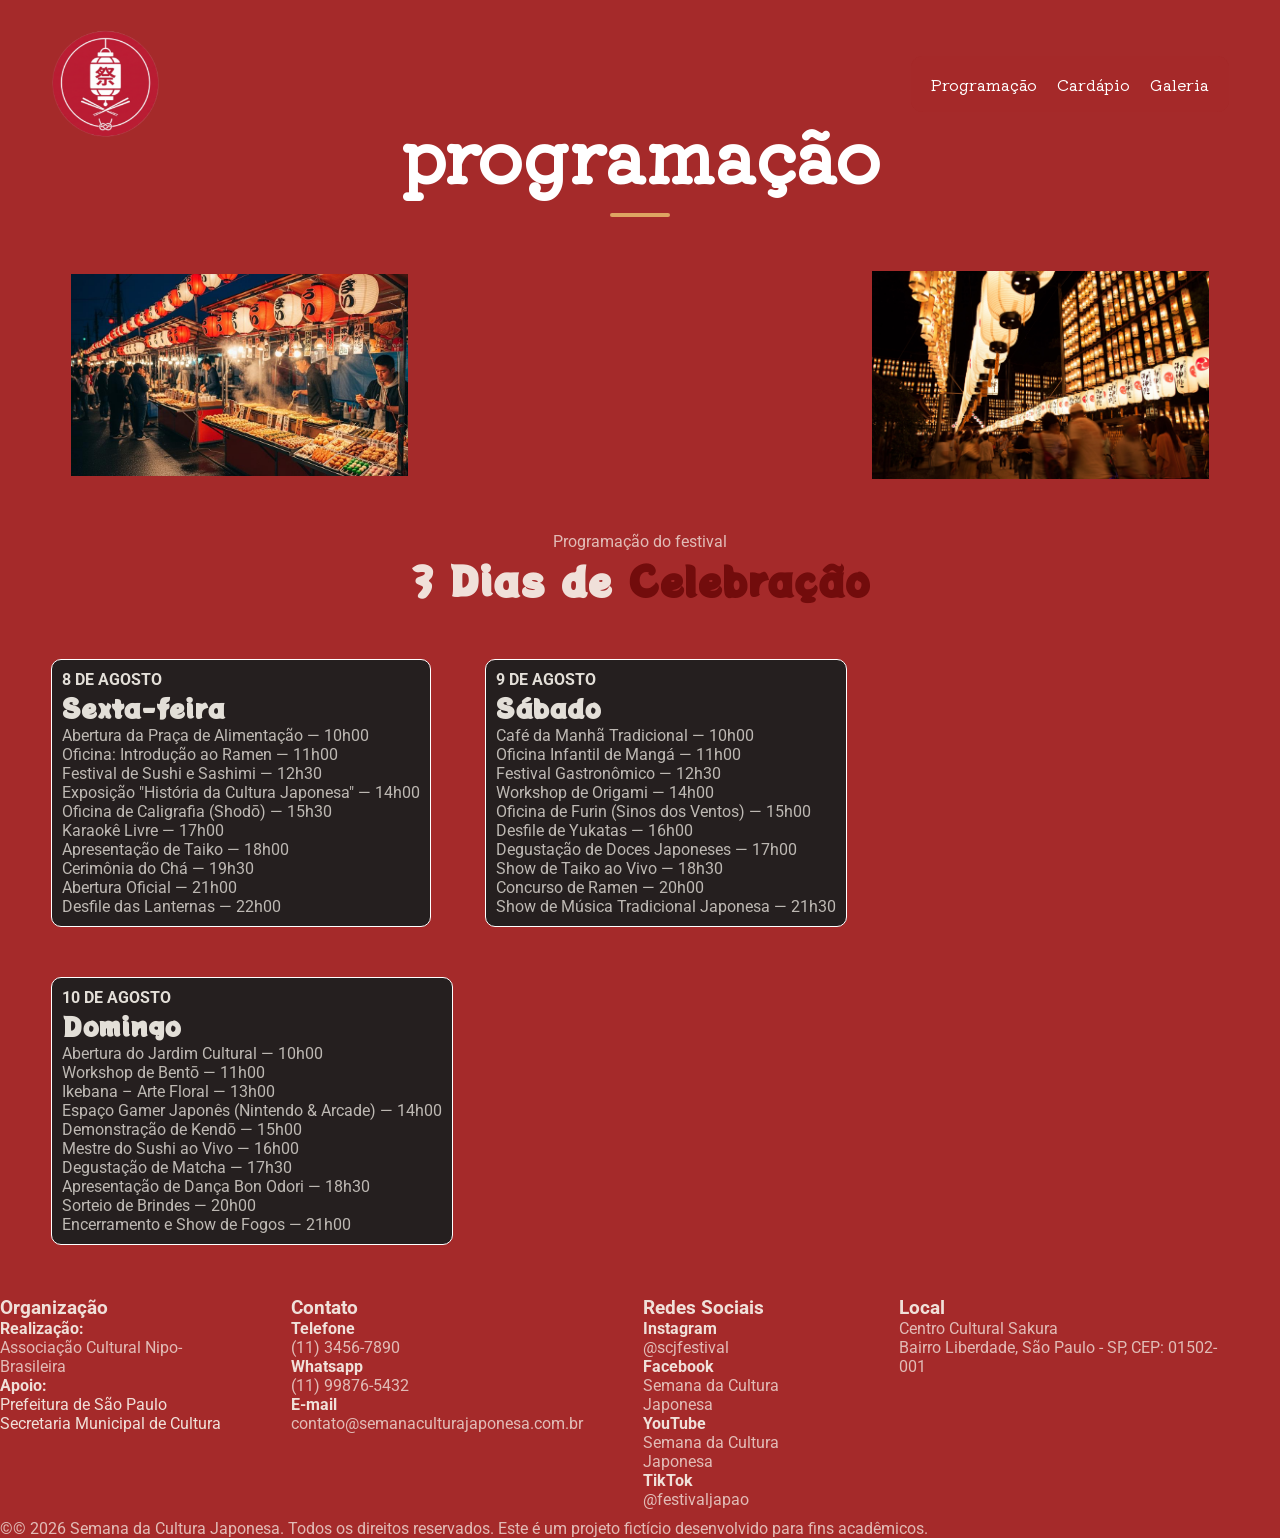
<file: programacao.html>
<!DOCTYPE html>
<html lang="pt-br">

<head>
  <meta charset="UTF-8">
  <meta name="viewport" content="width=device-width, initial-scale=1.0">
  <meta name="description" content="Landing page do evento Semana da Cultura Japonesa.">
  <title>Cardápio Completo</title>
  <link rel="stylesheet" href="css/style.css">
  <link rel="preconnect" href="https://fonts.googleapis.com">
  <link rel="preconnect" href="https://fonts.gstatic.com" crossorigin>
  <link
    href="https://fonts.googleapis.com/css2?family=Potta+One&family=Roboto:ital,wght@0,100..900;1,100..900&display=swap"
    rel="stylesheet">
  <link rel="preconnect" href="https://fonts.googleapis.com">
  <link rel="preconnect" href="https://fonts.gstatic.com" crossorigin>
  <link
    href="https://fonts.googleapis.com/css2?family=Kiwi+Maru&family=Potta+One&family=Roboto:ital,wght@0,100..900;1,100..900&display=swap"
    rel="stylesheet">

</head>

<body>

  <header id="header">

    <a href="index.html">
      <img src="imgs/logo2.png" alt="Logo do Festival" class="menu_logo" id="logo">
    </a>


    <nav class="menu_nav">
      <ul>
        <li><a href="programacao.html">Programação</a></li>
        <li><a href="cardapio.html">Cardápio</a></li>
        <li><a href="galeria.html">Galeria</a></li>
      </ul>
    </nav>


  </header>


  <main>

    <section id="programacao">
      <h2 class="tituloSecao">programação</h2>



      <div class="divFotosProgramacao">

        <img src="imgs/programacao1.jpg" class="fotoProgramacao"
          alt="Barracas de comida de rua em um festival noturno japonês iluminadas por lanternas vermelhas, mostrando cozinheiros preparando alimentos fumegantes em chapas quentes enquanto clientes aguardam.">
        <iframe width="560" height="315" class="videoTaiko" src="https://www.youtube.com/embed/rxcpk63TtmQ"
          title="YouTube video player" frameborder="0"
          allow="accelerometer; autoplay; clipboard-write; encrypted-media; gyroscope; picture-in-picture; web-share"
          allowfullscreen>
        </iframe>
        <img src="imgs/galeria5.jpg" class="fotoProgramacao"
          alt="Multidão caminhando à noite por um festival japonês, iluminada por centenas de tradicionais lanternas de papel branco penduradas em longas fileiras.">


      </div>

      <div class="extraConteudoProg">

        <p>Programação do festival</p>
        <h3>3 Dias de <span style="color: rgb(114, 12, 12)">Celebração</span></h3>

      </div>

      <div class="divInfoProgramacao">
        <div class="atividades">
          <h4>8 DE AGOSTO</h4>
          <h3>Sexta-feira</h3>
          <p>Abertura da Praça de Alimentação — 10h00</p>

          <p>Oficina: Introdução ao Ramen — 11h00</p>

          <p>Festival de Sushi e Sashimi — 12h30</p>

          <p>Exposição "História da Cultura Japonesa" — 14h00</p>

          <p>Oficina de Caligrafia (Shodō) — 15h30</p>

          <p>Karaokê Livre — 17h00</p>

          <p>Apresentação de Taiko — 18h00</p>

          <p>Cerimônia do Chá — 19h30</p>

          <p>Abertura Oficial — 21h00</p>

          <p>Desfile das Lanternas — 22h00</p>
        </div>

        <div class="atividades">
          <h4>9 DE AGOSTO</h4>
          <h3>Sábado</h3>
          <p>Café da Manhã Tradicional — 10h00</p>

          <p>Oficina Infantil de Mangá — 11h00</p>

          <p>Festival Gastronômico — 12h30</p>

          <p>Workshop de Origami — 14h00</p>

          <p>Oficina de Furin (Sinos dos Ventos) — 15h00</p>

          <p>Desfile de Yukatas — 16h00</p>

          <p>Degustação de Doces Japoneses — 17h00</p>

          <p>Show de Taiko ao Vivo — 18h30</p>

          <p>Concurso de Ramen — 20h00</p>

          <p>Show de Música Tradicional Japonesa — 21h30</p>
        </div>

        <div class="atividades">
          <h4>10 DE AGOSTO</h4>
          <h3>Domingo</h3>
          <p>Abertura do Jardim Cultural — 10h00</p>

          <p>Workshop de Bentō — 11h00</p>

          <p>Ikebana – Arte Floral — 13h00</p>

          <p>Espaço Gamer Japonês (Nintendo & Arcade) — 14h00</p>

          <p>Demonstração de Kendō — 15h00</p>

          <p>Mestre do Sushi ao Vivo — 16h00</p>

          <p>Degustação de Matcha — 17h30</p>

          <p>Apresentação de Dança Bon Odori — 18h30</p>

          <p>Sorteio de Brindes — 20h00</p>

          <p>Encerramento e Show de Fogos — 21h00</p>
        </div>
      </div>

    </section>

  </main>

  <footer>

    <div class="divConteudoFooter">


      <div class="colunaFooter">
        <h3>Organização</h3>
        <h4>Realização:</h4>
        <p>Associação Cultural Nipo-Brasileira</p>
        <h4>Apoio:</h4>
        <ul>
          <li>Prefeitura de São Paulo</li>
          <li>Secretaria Municipal de Cultura</li>
        </ul>


      </div>

      <div class="colunaFooter">
        <h3>Contato</h3>
        <h4>Telefone</h4>
        <p>(11) 3456-7890</p>
        <h4>Whatsapp</h4>
        <p>(11) 99876-5432</p>
        <h4>E-mail</h4>
        <p>contato@semanaculturajaponesa.com.br</p>

      </div>



      <div class="colunaFooter">
        <h3>Redes Sociais</h3>
        <h4>Instagram</h4>
        <p>@scjfestival</p>
        <h4>Facebook</h4>
        <p>Semana da Cultura Japonesa</p>
        <h4>YouTube</h4>
        <p>Semana da Cultura Japonesa</p>
        <h4>TikTok</h4>
        <p>@festivaljapao</p>
      </div>

      <div class="colunaFooter">
        <h3>Local</h3>

        <p>Centro Cultural Sakura</p>

        <p>Bairro Liberdade, São Paulo - SP, CEP: 01502-001</p>

      </div>
    </div>



    <p>&copy;© 2026 Semana da Cultura Japonesa.
      Todos os direitos reservados.

      Este é um projeto fictício desenvolvido para fins acadêmicos.</p>

  </footer>

</body>

</html>
</file>
<file: css/style.css>
* {
    padding: 0;
    margin: 0;
    box-sizing: border-box;
}

body {
    background-color: brown;
    color: rgba(248, 244, 236, 0.9);


}


button {
    display: flex;
    justify-content: center;
    align-items: center;
    border-radius: 40px;
    border: none;
    outline: none;
    transition: all .3s;
    font-size: 20px;
    font-family: "Kiwi Maru";
    cursor: pointer;



    &:hover {
        opacity: 0.8;
    }


}

p {
    opacity: 0.8;
}

a {
    text-decoration: none;

}

p, a, h2, h3, h4, h5, h6, li, ul {
    font-family: "Roboto", sans-serif;
}


nav {



    
    ul {
        padding: 0;
        list-style-type: none;
        gap: 20px;
        display: flex;
        background-color: rgba(165, 42, 42, 0.8);
        padding: 16px 20px;
        /*largura da navbar*/
        border-radius: 12px;
        backdrop-filter: blur(20px);
        transition: all .2s;


        li a {
            flex-grow: 1;
            color: white;
            font-family: "Kiwi Maru";

            &:hover {
                color: #DEA562;
            }

        }

    }
}


h1 {
    text-align: center;
}

header {
    width: 100%;
    display: flex;
    padding: 2% 4%;
    justify-content: space-between;
    align-items: center;
    position: fixed;
    z-index: 99;

}

#logo {
    width: 6.87rem;

}

section {
    width: 100%;
    display: flex;
    flex-direction: column;
    padding: 8% 4% 4% 4%;
}

#home {
    background-image: url(../imgs/home.jpg);
    opacity: .9;
    background-size: cover;
    background-position: center;
    height: 100vh;
    justify-content: center;
    align-items: center;

    h1 {
        font-size: 7em;
        font-family: "Potta one";

    }

    p {
        font-size: 1.25;
        font-weight: bold;
        color: white;

    }

}

#sobre {

    background-image: url(../imgs/nami.svg);
    background-size: cover;
    background-position: top center;
    background-repeat: no-repeat;
    width: 100%;
    height: 100vh;



    .fotoSobre {
        width: 39.4rem;


    }

    .lequeLogo {
        width: 90px;
    }

}


.divConteudoSobre {
    display: flex;
    align-items: center;
    justify-content: center;
    gap: 50px;
    margin-top: 20px;
    flex-wrap: wrap;


    .conteudoSobre p {
        font-size: 20px;
        width: 500px;
        margin-top: 10px;

    }

    .conteudoSobre h2 {
        font-size: 40px;
        width: 400px;
        font-family: "Potta One";
    }

    img {
        border: 10px solid;
        border-color: brown;
    }

}

.conteudoHome {
    display: flex;
    flex-direction: column;
    align-items: center;
    justify-content: center;

}

.divBotoesHome {
    display: flex;
    gap: 20px;
    margin-top: 28px;
    flex-wrap: wrap;
    justify-content: center;


    button {
        font-family: "Potta One", cursive;
    }

    .btn_ingressos {
        background-color: rgb(212, 9, 9);
        color: white;
        gap: 8px;
        padding: 10px 10px 10px 10px;
        transition: all .3s;

        &:hover {
            opacity: 0.9;
        }
    }

    .btn_sobre {
        color: brown;
        padding-top: 50vh;
        gap: 8px;
        padding: 10px 10px 10px 10px;
        transition: all .3s;


        &:hover {
            opacity: 0.9;
        }
    }

}


.tituloSecao {
    font-size: 70px;
    font-weight: bold;
    color: white;
    font-family: "Kiwi Maru", serif;

}

.tituloSecao::after {
    content: "";
    display: block;
    width: 60px;
    height: 4px;
    background-color: #DEA562;
    margin: 10px auto 0 auto;
    border-radius: 2px;
}

#sobre,
#programacao,
#cardapio,
#galeria,
#ingressos {
    align-items: center;
    width: 100%;

}

#sobre,
#cardapio,
#ingressos {
    background-color: #F8F4EC;

    h2,
    h3,
    h4,
    h5,
    h6,
    li,
    ul,
    p {
        color: black;
    }

}

#programacao h3 {
    font-family: "Potta One";
    font-size: 26px;


}

#programacao {


    .extraConteudoProg {
        display: flex;
        flex-direction: column;
        align-items: center;
    }

    .extraConteudoProg h3 {
        font-size: 40px;
    }
}

.atividades {
    display: inline-block;
    flex-direction: column;
    margin-right: 50px;
    margin-top: 50px;
    transition: all .1s;
    padding: 10px 10px 10px 10px;
    background-color: rgb(37, 31, 31);
    border-radius: 10px;
    border: 1px solid;
    border-color: white;

    &:hover {}


}

.divFotosProgramacao {
    display: flex;
    align-items: center;

    .fotoProgramacao {
        width: 32%;
        height: 32%;
        border-radius: 10%;
        padding: 32px 20px;
    }
}


.divGaleria {
    display: flex;
    flex-wrap: wrap;
}

.divFotosGaleria {
    display: flex;
    flex-wrap: wrap;
    margin: 52px 0px 80px;
    gap: 8px .5%;
    justify-content: center;


    .fotoGaleria {
        margin-top: 20px;
        width: 30vh;
        height: 30vh;
        filter: saturate(0);
        transition: all .3s;
        border-radius: 5%;
        border: 2px solid;
        border-color: white;

        &:hover {
            filter: saturate(1);
            width: 60hv;
            height: 60hv;
        }

    }

    figure figcaption {
        width: 200px;
    }
}


.divVideoGaleria {
    display: flex;

}


#cardapio {
    background-image: url(../imgs/carpa.svg);
    background-size: cover;
    background-position: center;
    background-repeat: no-repeat;
    width: 100%;
    height: 100vh;


    h3 {
        font-family: "Potta one";
        font-size: 27px;
    }

}

.divCardapio {
    display: flex;
    flex-wrap: wrap;
    gap: 20px;
    justify-content: center;
    margin-top: 25px;

}

.divCardComida {
    border: 3px solid;
    border-color: brown;
    padding-bottom: 10px;
    text-align: center;
    background-color: #F8F4EC;
    object-fit: cover;


    img {
        width: 30vh;
        height: 30vh;
    }

    .divConteudoCard {
        margin-top: 10px;
        padding-bottom: 10px;
        display: block;


        .descComida {
            margin-top: 10px;
            width: 250px;
        }


        .valorComida {
            margin-top: 10px;
            font-weight: bold;
            font-size: 20px;

        }
    }

}

.btn_cardapio {
    margin-top: 50px;
    background-color: rgb(212, 9, 9);
    color: white;
    padding: 10px 10px 10px 10px;
    font-family: "Potta one";
    transition: all .3s;

    &:hover {
        opacity: 0.6;
    }
}

#ingressos {
    background-image: url(../imgs/festival-kanji.svg);
    background-size: cover;
    background-position: center;
    background-repeat: no-repeat;
    width: 100%;
    height: 100vh;

    h2,
    h3 {
        color: brown;
    }

    h3 {
        font-family: "Potta one";
    }


}

.tiposIngresso {
    display: flex;
    flex-wrap: wrap;

}

.ingresso {
    margin-top: 60px;
    margin-right: 100px;
    background-color: white;
    padding: 40px;
    border: 2px solid;
    transition: all .3s;
    display: flex;
    flex-direction: column;




    h3,
    p,
    ul {
        margin-top: 10px;
    }

    ul {
        margin-bottom: 20px;
    }

    p,
    h4,
    li {
        font-family: "Kiwi maru";
    }

    button {
        font-family: "Potta one";
        position: relative;
        border: 2px solid;
        border-color: rgb(212, 9, 9);
        color: rgb(212, 9, 9);
        padding: 10px;
        margin-top: auto;
        transition: all .3s;

        &:hover {
            opacity: 0.6;

        }
    }

    .btn_vip {
        background-color: rgb(212, 9, 9);
        color: white;
    }

    li {
        margin-top: 5px;
    }

    &:hover {
        border-color: rgb(212, 9, 9);
    }
}

.tituloFooter {
    display: flex;
    margin-top: 10px;
    margin-bottom: 20px;
}


.divConteudoFooter {
    justify-content: center;
}

.divConteudoFooter {
    display: flex;

}

.colunaFooter {
    margin-right: 60px;
    margin-bottom: 10px;
}



@media screen and (max-width: 768px) {

    header nav ul {
        flex-direction: column;
        align-items: last baseline;

    }

    #logo {
        width: 5rem;
    }

    #home {


        h1 {
            font-size: 4em;
        }


    }


    .divConteudoSobre p,
    .divConteudoSobre h2 {
        width: auto;
    }

    #sobre {
        .fotoSobre {
            width: 26rem;
        }
    }

    .ingresso {
        margin-right: 0;

    }

    .videoTaiko {}

    .divConteudoSobre,
    .divFotosProgramacao {
        flex-direction: column;

    }




}
</file>
